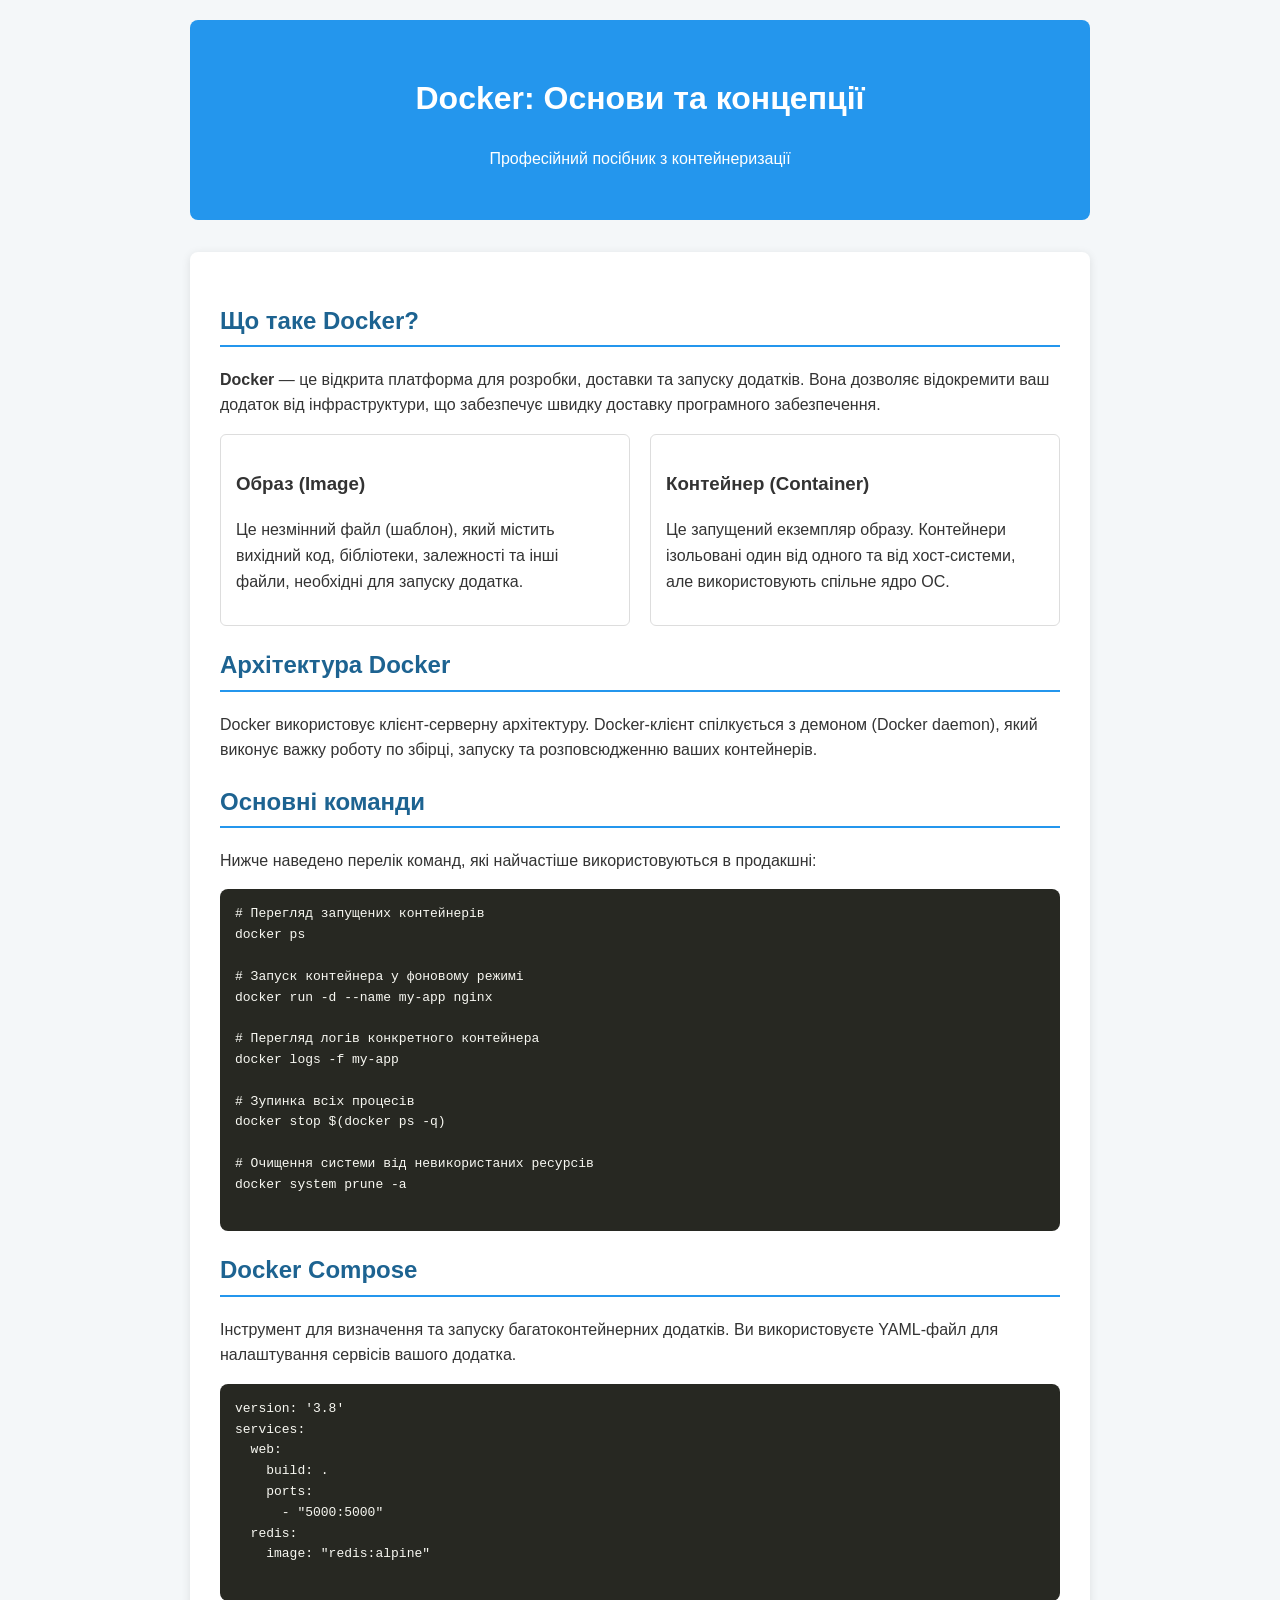
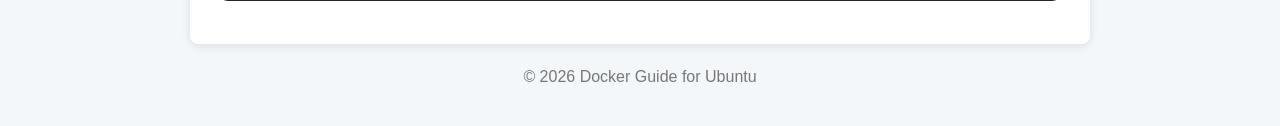
<file: nginx/static/docker.html>
<!DOCTYPE html>
<html lang="uk">
<head>
    <meta charset="UTF-8">
    <meta name="viewport" content="width=device-width, initial-scale=1.0">
    <title>Довідник з Docker</title>
    <style>
        body {
            font-family: 'Segoe UI', Tahoma, Geneva, Verdana, sans-serif;
            line-height: 1.6;
            color: #333;
            max-width: 900px;
            margin: 0 auto;
            padding: 20px;
            background-color: #f4f7f9;
        }
        header {
            background-color: #2496ed;
            color: white;
            padding: 2rem;
            text-align: center;
            border-radius: 8px;
            margin-bottom: 2rem;
        }
        h2 {
            color: #1d6391;
            border-bottom: 2px solid #2496ed;
            padding-bottom: 5px;
        }
        .container {
            background: white;
            padding: 30px;
            border-radius: 8px;
            box-shadow: 0 2px 10px rgba(0,0,0,0.1);
        }
        code {
            background-color: #272822;
            color: #f8f8f2;
            padding: 2px 6px;
            border-radius: 4px;
            font-family: 'Courier New', Courier, monospace;
        }
        pre {
            background-color: #272822;
            color: #f8f8f2;
            padding: 15px;
            border-radius: 8px;
            overflow-x: auto;
        }
        .concept-grid {
            display: grid;
            grid-template-columns: 1fr 1fr;
            gap: 20px;
            margin-bottom: 20px;
        }
        .card {
            border: 1px solid #ddd;
            padding: 15px;
            border-radius: 6px;
        }
    </style>
</head>
<body>

<header>
    <h1>Docker: Основи та концепції</h1>
    <p>Професійний посібник з контейнеризації</p>
</header>

<div class="container">
    <h2>Що таке Docker?</h2>
    <p><strong>Docker</strong> — це відкрита платформа для розробки, доставки та запуску додатків. Вона дозволяє відокремити ваш додаток від інфраструктури, що забезпечує швидку доставку програмного забезпечення.</p>

    <div class="concept-grid">
        <div class="card">
            <h3>Образ (Image)</h3>
            <p>Це незмінний файл (шаблон), який містить вихідний код, бібліотеки, залежності та інші файли, необхідні для запуску додатка.</p>
        </div>
        <div class="card">
            <h3>Контейнер (Container)</h3>
            <p>Це запущений екземпляр образу. Контейнери ізольовані один від одного та від хост-системи, але використовують спільне ядро ОС.</p>
        </div>
    </div>

    <h2>Архітектура Docker</h2>
    <p>Docker використовує клієнт-серверну архітектуру. Docker-клієнт спілкується з демоном (Docker daemon), який виконує важку роботу по збірці, запуску та розповсюдженню ваших контейнерів.</p>
    

    <h2>Основні команди</h2>
    <p>Нижче наведено перелік команд, які найчастіше використовуються в продакшні:</p>
    
    <pre>
# Перегляд запущених контейнерів
docker ps

# Запуск контейнера у фоновому режимі
docker run -d --name my-app nginx

# Перегляд логів конкретного контейнера
docker logs -f my-app

# Зупинка всіх процесів
docker stop $(docker ps -q)

# Очищення системи від невикористаних ресурсів
docker system prune -a
    </pre>

    <h2>Docker Compose</h2>
    <p>Інструмент для визначення та запуску багатоконтейнерних додатків. Ви використовуєте YAML-файл для налаштування сервісів вашого додатка.</p>
    <pre>
version: '3.8'
services:
  web:
    build: .
    ports:
      - "5000:5000"
  redis:
    image: "redis:alpine"
    </pre>
</div>

<footer>
    <p style="text-align: center; margin-top: 20px; color: #777;">&copy; 2026 Docker Guide for Ubuntu</p>
</footer>

</body>
</html>
</file>
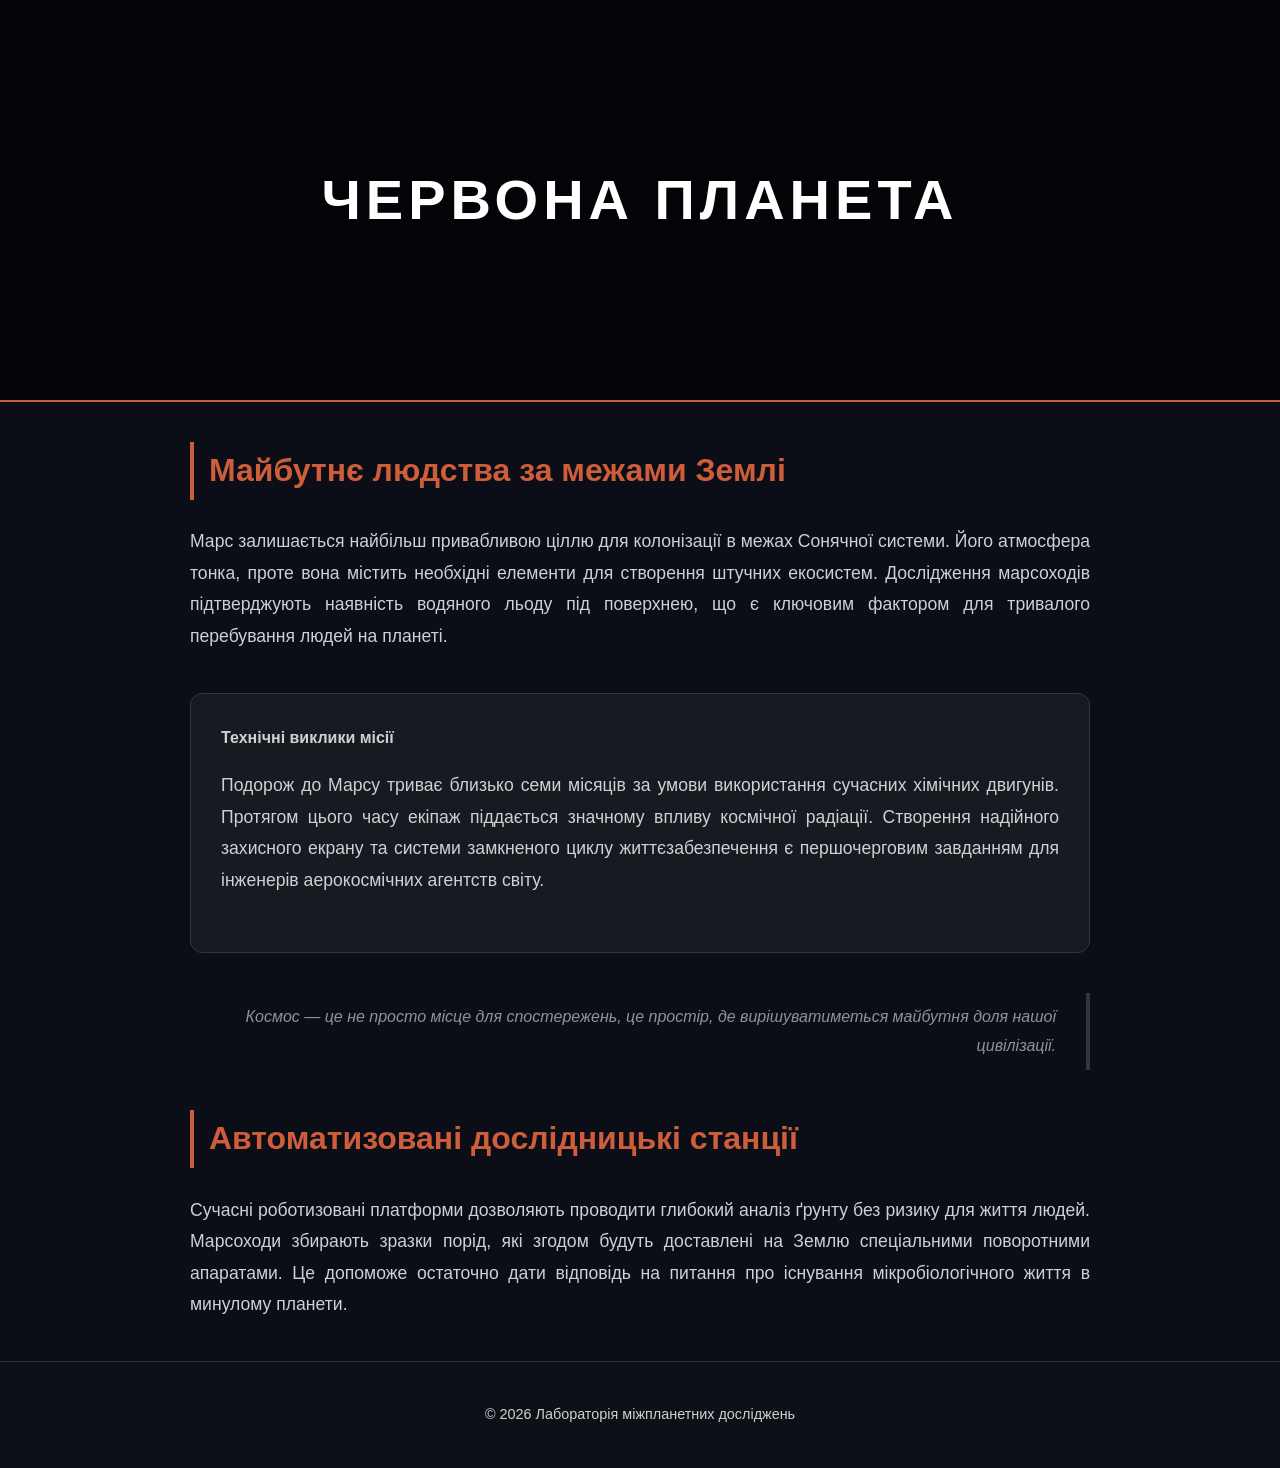
<file: nginx/static/new.html>
<!DOCTYPE html>
<html lang="uk">
<head>
    <meta charset="UTF-8">
    <meta name="viewport" content="width=device-width, initial-scale=1.0">
    <title>Космічні обрії: Дослідження Марсу</title>
    <style>
        body {
            font-family: 'Helvetica Neue', Helvetica, Arial, sans-serif;
            background-color: #0b0d17;
            color: #d0d0d0;
            line-height: 1.8;
            margin: 0;
            padding: 0;
        }
        header {
            background: linear-gradient(rgba(0, 0, 0, 0.7), rgba(0, 0, 0, 0.7)), 
                        url('https://images.unsplash.com/photo-1614728894747-a83421e2b9c9?auto=format&fit=crop&w=1500&q=80');
            background-size: cover;
            background-position: center;
            height: 400px;
            display: flex;
            align-items: center;
            justify-content: center;
            text-align: center;
            border-bottom: 2px solid #ce5d3a;
        }
        h1 {
            font-size: 3.5rem;
            color: #ffffff;
            text-transform: uppercase;
            letter-spacing: 5px;
            margin: 0;
        }
        main {
            max-width: 900px;
            margin: 40px auto;
            padding: 0 20px;
        }
        h2 {
            color: #ce5d3a;
            font-size: 2rem;
            margin-top: 40px;
            border-left: 4px solid #ce5d3a;
            padding-left: 15px;
        }
        p {
            margin-bottom: 25px;
            font-size: 1.1rem;
            text-align: justify;
        }
        .info-block {
            background-color: #161b22;
            padding: 30px;
            border-radius: 12px;
            border: 1px solid #30363d;
            margin: 40px 0;
        }
        blockquote {
            font-style: italic;
            color: #8b949e;
            border-right: 4px solid #30363d;
            margin: 30px 0;
            padding: 10px 30px;
            text-align: right;
        }
        footer {
            text-align: center;
            padding: 40px;
            background-color: #0d1117;
            border-top: 1px solid #30363d;
            font-size: 0.9rem;
        }
        .highlight {
            color: #ce5d3a;
            font-weight: bold;
        }
    </style>
</head>
<body>

<header>
    <h1>Червона планета</h1>
</header>

<main>
    <h2>Майбутнє людства за межами Землі</h2>
    <p>
        Марс залишається найбільш привабливою ціллю для колонізації в межах Сонячної системи. Його атмосфера тонка, проте вона містить необхідні елементи для створення штучних екосистем. Дослідження марсоходів підтверджують наявність водяного льоду під поверхнею, що є ключовим фактором для тривалого перебування людей на планеті.
    </p>

    <div class="info-block">
        <strong>Технічні виклики місії</strong>
        <p>
            Подорож до Марсу триває близько семи місяців за умови використання сучасних хімічних двигунів. Протягом цього часу екіпаж піддається значному впливу космічної радіації. Створення надійного захисного екрану та системи замкненого циклу життєзабезпечення є першочерговим завданням для інженерів аерокосмічних агентств світу.
        </p>
    </div>

    <blockquote>
        Космос — це не просто місце для спостережень, це простір, де вирішуватиметься майбутня доля нашої цивілізації.
    </blockquote>

    <h2>Автоматизовані дослідницькі станції</h2>
    <p>
        Сучасні роботизовані платформи дозволяють проводити глибокий аналіз ґрунту без ризику для життя людей. Марсоходи збирають зразки порід, які згодом будуть доставлені на Землю спеціальними поворотними апаратами. Це допоможе остаточно дати відповідь на питання про існування мікробіологічного життя в минулому планети.
    </p>
</main>

<footer>
    &copy; 2026 Лабораторія міжпланетних досліджень
</footer>

</body>
</html>
</file>
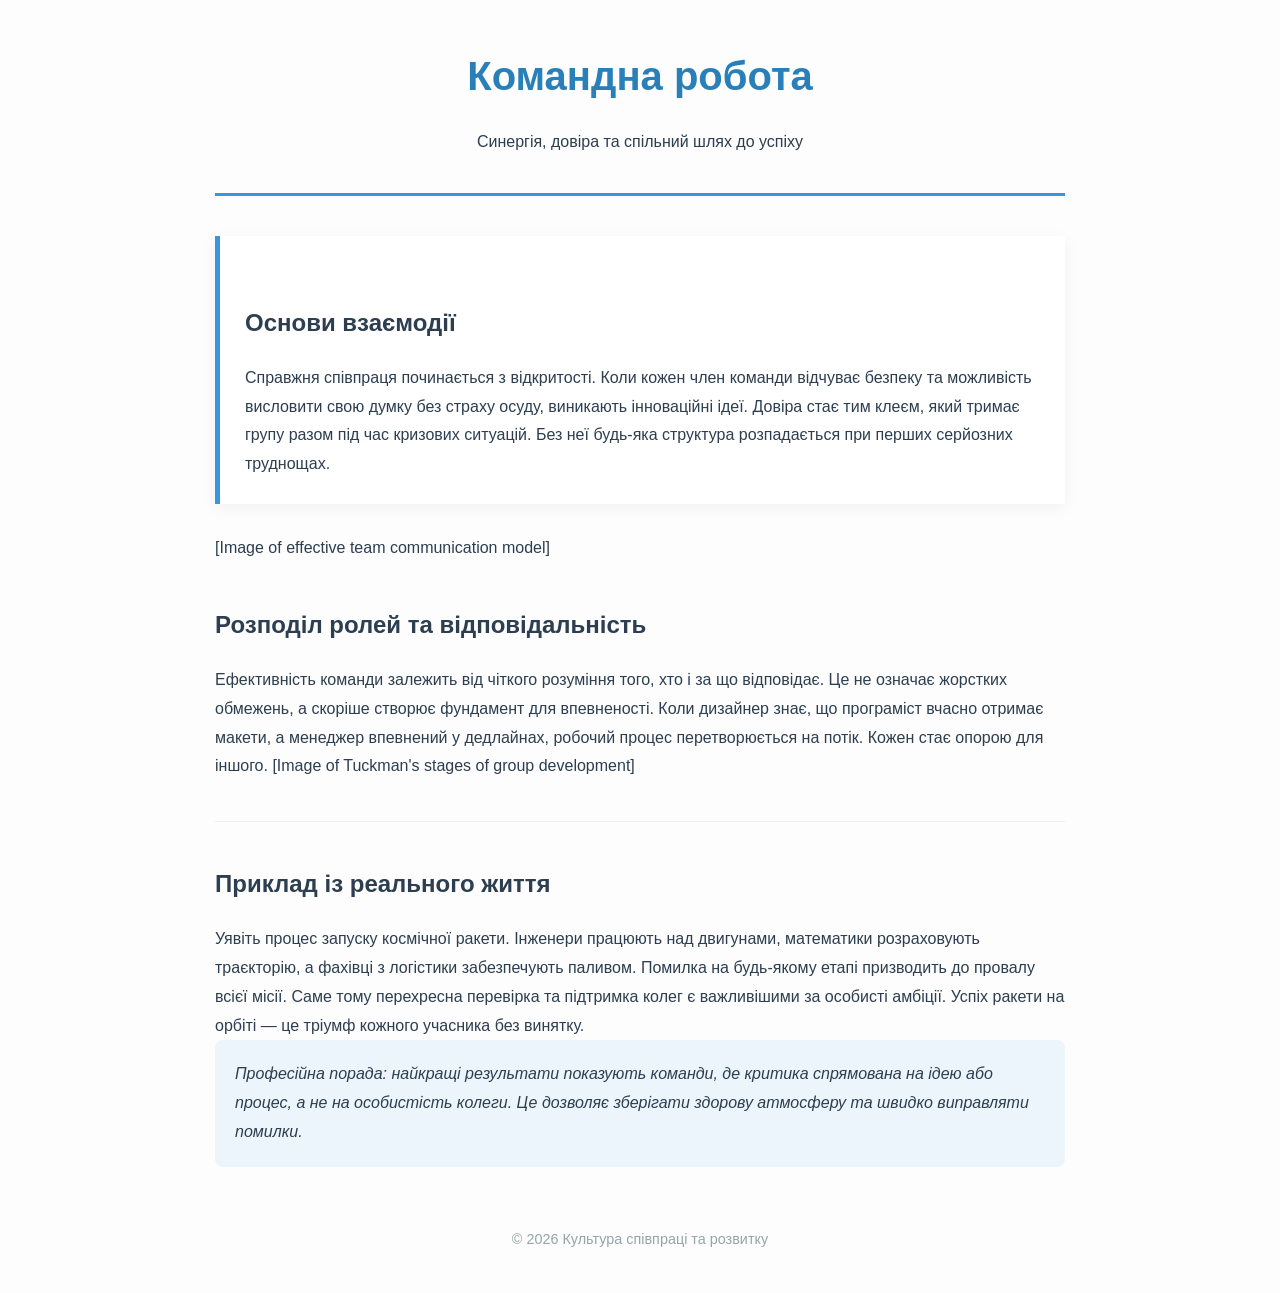
<file: nginx/static/team.html>
<!DOCTYPE html>
<html lang="uk">
<head>
    <meta charset="UTF-8">
    <meta name="viewport" content="width=device-width, initial-scale=1.0">
    <title>Мистецтво командної роботи</title>
    <style>
        body {
            font-family: 'Helvetica Neue', Arial, sans-serif;
            line-height: 1.8;
            color: #2c3e50;
            max-width: 850px;
            margin: 0 auto;
            padding: 40px 20px;
            background-color: #fdfdfd;
        }
        header {
            text-align: center;
            border-bottom: 3px solid #3498db;
            margin-bottom: 40px;
            padding-bottom: 20px;
        }
        h1 {
            color: #2980b9;
            font-size: 2.5rem;
            margin: 0;
        }
        h2 {
            color: #2c3e50;
            margin-top: 40px;
            font-weight: 600;
        }
        .content-box {
            background: #ffffff;
            padding: 25px;
            border-left: 5px solid #3498db;
            box-shadow: 0 4px 15px rgba(0,0,0,0.05);
            margin-bottom: 30px;
        }
        .example-section {
            background-color: #ebf5fb;
            padding: 20px;
            border-radius: 8px;
            font-style: italic;
        }
        footer {
            text-align: center;
            margin-top: 60px;
            font-size: 0.9rem;
            color: #95a5a6;
        }
        hr {
            border: 0;
            height: 1px;
            background: #eee;
            margin: 40px 0;
        }
    </style>
</head>
<body>

<header>
    <h1>Командна робота</h1>
    <p>Синергія, довіра та спільний шлях до успіху</p>
</header>

<div class="content-box">
    <h2>Основи взаємодії</h2>
    Справжня співпраця починається з відкритості. Коли кожен член команди відчуває безпеку та можливість висловити свою думку без страху осуду, виникають інноваційні ідеї. Довіра стає тим клеєм, який тримає групу разом під час кризових ситуацій. Без неї будь-яка структура розпадається при перших серйозних труднощах.
</div>



[Image of effective team communication model]


<h2>Розподіл ролей та відповідальність</h2>
Ефективність команди залежить від чіткого розуміння того, хто і за що відповідає. Це не означає жорстких обмежень, а скоріше створює фундамент для впевненості. Коли дизайнер знає, що програміст вчасно отримає макети, а менеджер впевнений у дедлайнах, робочий процес перетворюється на потік. Кожен стає опорою для іншого.



[Image of Tuckman's stages of group development]


<hr>

<h2>Приклад із реального життя</h2>
Уявіть процес запуску космічної ракети. Інженери працюють над двигунами, математики розраховують траєкторію, а фахівці з логістики забезпечують паливом. Помилка на будь-якому етапі призводить до провалу всієї місії. Саме тому перехресна перевірка та підтримка колег є важливішими за особисті амбіції. Успіх ракети на орбіті — це тріумф кожного учасника без винятку.

<div class="example-section">
    Професійна порада: найкращі результати показують команди, де критика спрямована на ідею або процес, а не на особистість колеги. Це дозволяє зберігати здорову атмосферу та швидко виправляти помилки.
</div>

<footer>
    &copy; 2026 Культура співпраці та розвитку
</footer>

</body>
</html>
</file>
